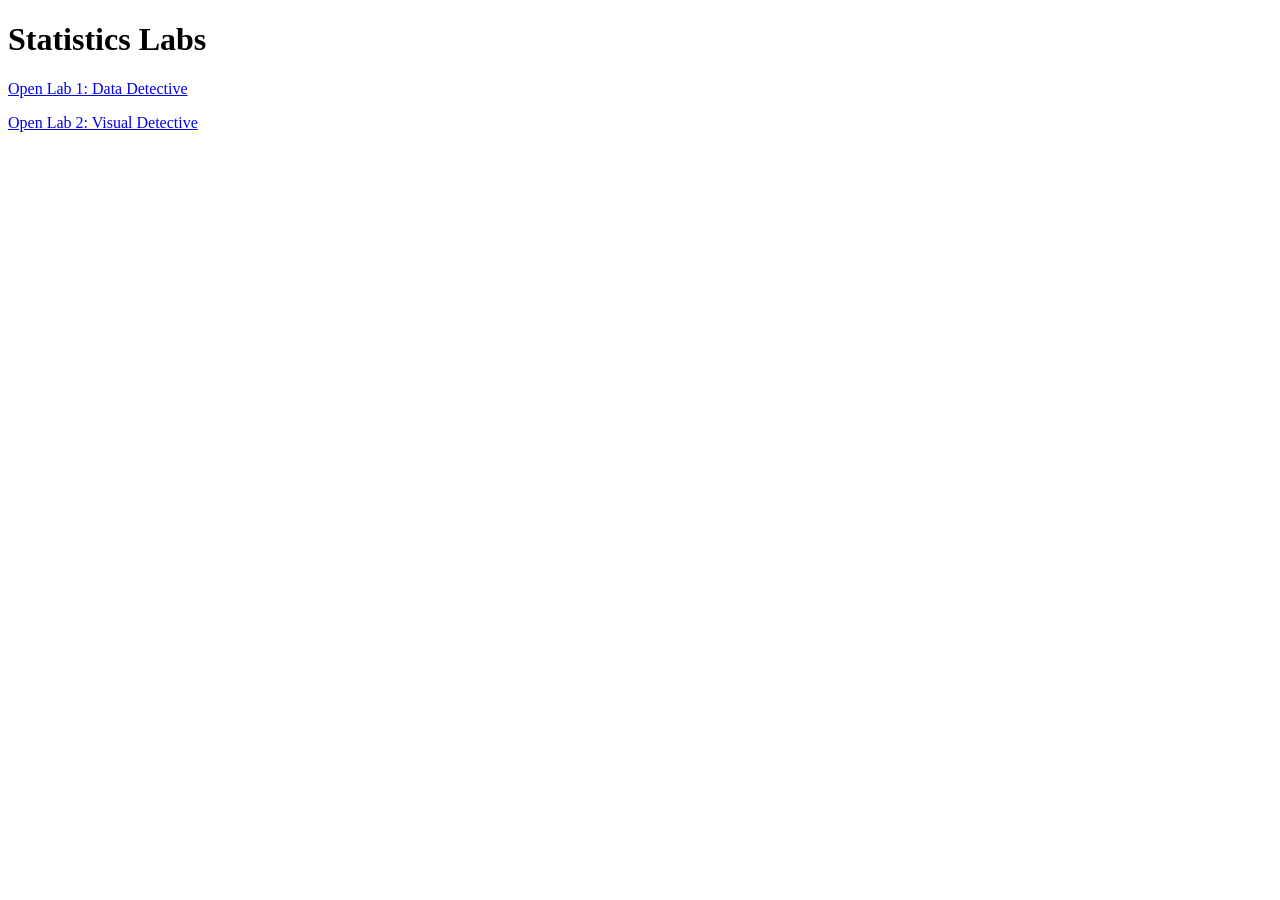
<file: index.html>
<!doctype html>
<html lang="en">
<head>
  <meta charset="utf-8">
  <meta name="viewport" content="width=device-width, initial-scale=1">
  <title>Statistics Labs</title>
</head>
<body>
  <h1>Statistics Labs</h1>
  <p><a href="Lab1/">Open Lab 1: Data Detective</a></p>
  <p><a href="Lab2/">Open Lab 2: Visual Detective</a></p>
</body>
</html>
</file>
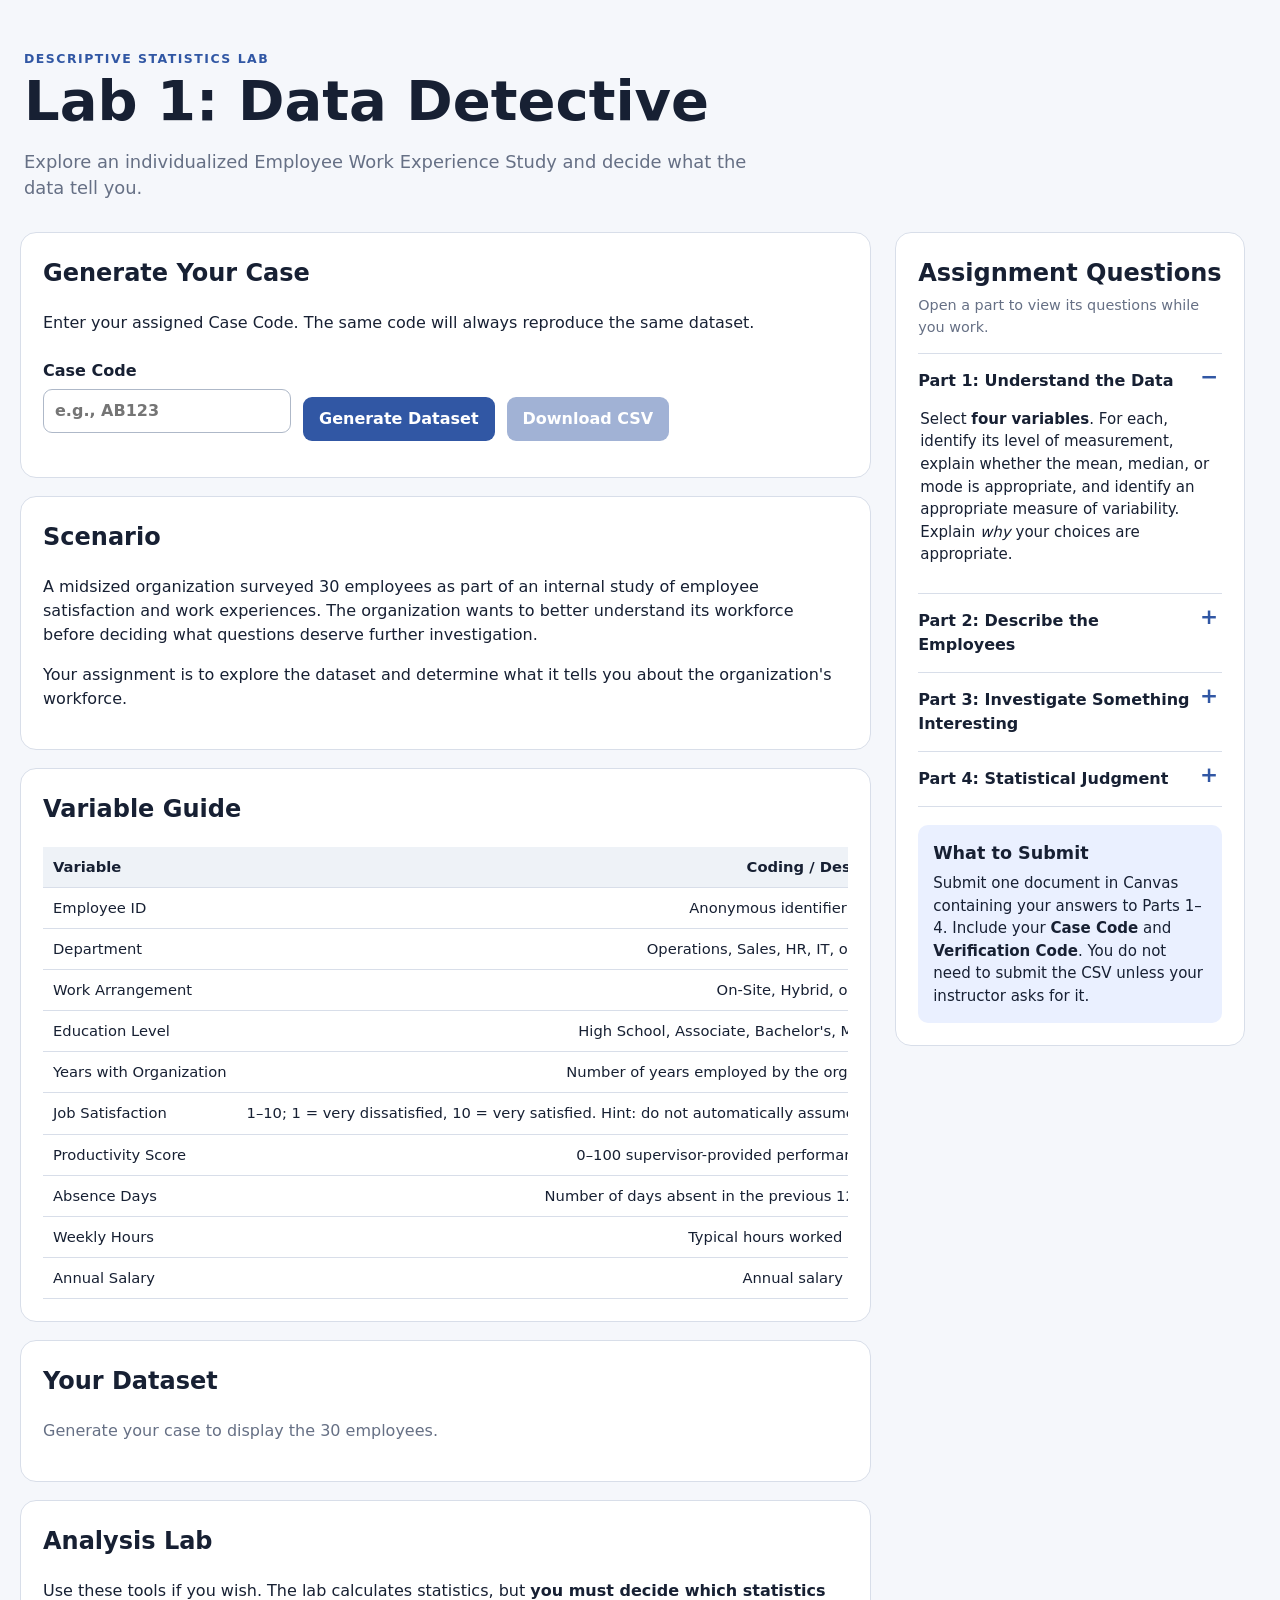
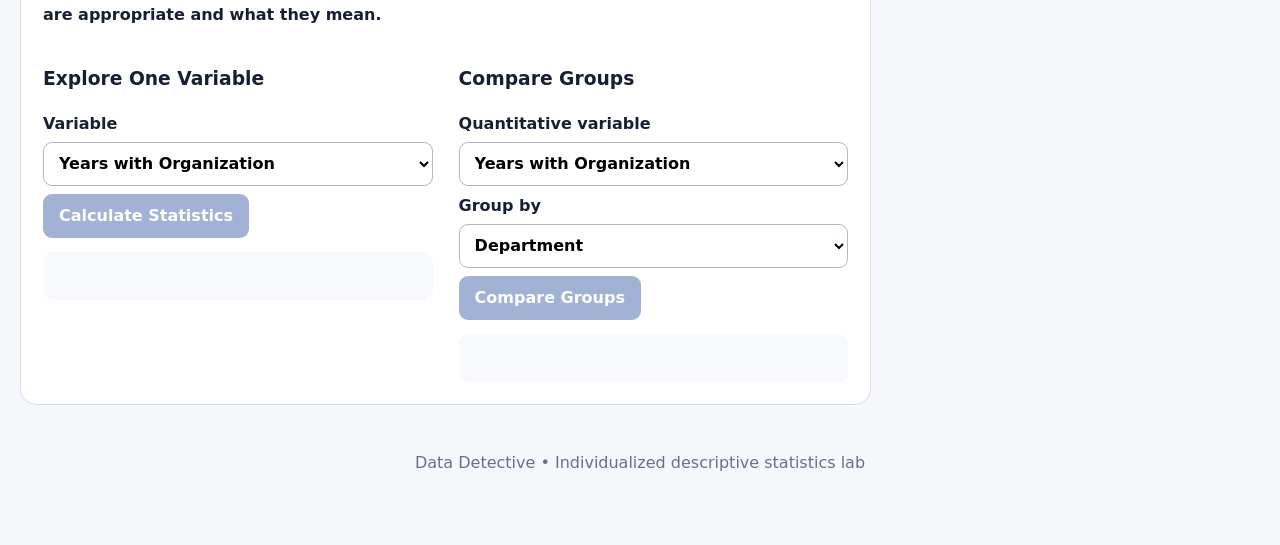
<file: Lab1/index.html>
<!doctype html>
<html lang="en">
<head>
  <meta charset="utf-8">
  <meta name="viewport" content="width=device-width,initial-scale=1">
  <title>Lab 1: Data Detective</title>
  <link rel="stylesheet" href="style.css">
</head>
<body>
<a class="skip-link" href="#workspace">Skip to investigation workspace</a>
<main class="wrap">
  <header>
    <div class="eyebrow">DESCRIPTIVE STATISTICS LAB</div>
    <h1>Lab 1: Data Detective</h1>
    <p class="lead">Explore an individualized Employee Work Experience Study and decide what the data tell you.</p>
  </header>

  <div class="workspace-layout">
    <div id="workspace" class="workspace" tabindex="-1">
      <section class="card">
        <h2>Generate Your Case</h2>
        <p>Enter your assigned Case Code. The same code will always reproduce the same dataset.</p>
        <div class="controls">
          <label>Case Code <input id="caseCode" maxlength="30" placeholder="e.g., AB123"></label>
          <button id="generate">Generate Dataset</button>
          <button id="download" disabled>Download CSV</button>
        </div>
        <div id="caseInfo" class="caseinfo" aria-live="polite"></div>
      </section>

      <section class="card">
        <h2>Scenario</h2>
        <p>A midsized organization surveyed 30 employees as part of an internal study of employee satisfaction and work experiences. The organization wants to better understand its workforce before deciding what questions deserve further investigation.</p>
        <p>Your assignment is to explore the dataset and determine what it tells you about the organization's workforce.</p>
      </section>

      <section class="card">
        <h2>Variable Guide</h2>
        <div class="tablewrap"><table><thead><tr><th>Variable</th><th>Coding / Description</th></tr></thead><tbody>
          <tr><td>Employee ID</td><td>Anonymous identifier E01–E30</td></tr>
          <tr><td>Department</td><td>Operations, Sales, HR, IT, or Finance</td></tr>
          <tr><td>Work Arrangement</td><td>On-Site, Hybrid, or Remote</td></tr>
          <tr><td>Education Level</td><td>High School, Associate, Bachelor's, Master's+</td></tr>
          <tr><td>Years with Organization</td><td>Number of years employed by the organization</td></tr>
          <tr><td>Job Satisfaction</td><td>1–10; 1 = very dissatisfied, 10 = very satisfied. Hint: do not automatically assume ordinal.</td></tr>
          <tr><td>Productivity Score</td><td>0–100 supervisor-provided performance score</td></tr>
          <tr><td>Absence Days</td><td>Number of days absent in the previous 12 months</td></tr>
          <tr><td>Weekly Hours</td><td>Typical hours worked per week</td></tr>
          <tr><td>Annual Salary</td><td>Annual salary in dollars</td></tr>
        </tbody></table></div>
      </section>

      <section class="card">
        <h2>Your Dataset</h2>
        <p class="muted">Generate your case to display the 30 employees.</p>
        <div class="tablewrap"><table id="dataTable"><thead></thead><tbody></tbody></table></div>
      </section>

      <section class="card">
        <h2>Analysis Lab</h2>
        <p>Use these tools if you wish. The lab calculates statistics, but <strong>you must decide which statistics are appropriate and what they mean.</strong></p>
        <div class="grid2">
          <div>
            <h3>Explore One Variable</h3>
            <label>Variable <select id="oneVar"></select></label>
            <button id="analyzeOne" disabled>Calculate Statistics</button>
            <div id="oneResults" class="results"></div>
          </div>
          <div>
            <h3>Compare Groups</h3>
            <label>Quantitative variable <select id="compareVar"></select></label>
            <label>Group by <select id="groupVar"></select></label>
            <button id="compare" disabled>Compare Groups</button>
            <div id="groupResults" class="results"></div>
          </div>
        </div>
      </section>
    </div>

    <aside class="questions-sidebar" aria-label="Assignment questions">
      <details class="assignment-shell" open>
        <summary>View Assignment Questions</summary>
        <div class="assignment-panel">
          <h2>Assignment Questions</h2>
          <p class="sidebar-help">Open a part to view its questions while you work.</p>

          <details class="question-part" open>
            <summary>Part 1: Understand the Data</summary>
            <div class="question-content">
              <p>Select <strong>four variables</strong>. For each, identify its level of measurement, explain whether the mean, median, or mode is appropriate, and identify an appropriate measure of variability. Explain <em>why</em> your choices are appropriate.</p>
            </div>
          </details>

          <details class="question-part">
            <summary>Part 2: Describe the Employees</summary>
            <div class="question-content">
              <p>Select <strong>three quantitative variables</strong>. For each, calculate the mean, median, range, variance, and standard deviation. Then explain which statistic or statistics provide the most useful description of each variable and why.</p>
            </div>
          </details>

          <details class="question-part">
            <summary>Part 3: Investigate Something Interesting</summary>
            <div class="question-content">
              <p>Explore the dataset and identify <strong>one pattern, difference, unusual result, or observation</strong> that deserves further investigation. Provide numerical evidence. You may investigate work arrangement, satisfaction, productivity, salary, absence, hours worked, group differences, or another pattern you discover. You are not expected to establish cause and effect.</p>
            </div>
          </details>

          <details class="question-part">
            <summary>Part 4: Statistical Judgment</summary>
            <div class="question-content">
              <ol>
                <li>Based on your analysis, make one recommendation for something the organization should investigate further. Explain what evidence led to your recommendation.</li>
                <li>Identify one observation that could potentially have a large influence on a statistical conclusion. Explain what makes it unusual, which statistic or conclusion it could affect, and why its influence should be considered. Do not automatically remove an observation simply because it is unusual.</li>
              </ol>
            </div>
          </details>

          <section class="submit-note" aria-labelledby="submit-heading">
            <h3 id="submit-heading">What to Submit</h3>
            <p>Submit one document in Canvas containing your answers to Parts 1–4. Include your <strong>Case Code</strong> and <strong>Verification Code</strong>. You do not need to submit the CSV unless your instructor asks for it.</p>
          </section>
        </div>
      </details>
    </aside>
  </div>

  <footer>Data Detective • Individualized descriptive statistics lab</footer>
</main>
<script src="app.js"></script>
</body>
</html>
</file>
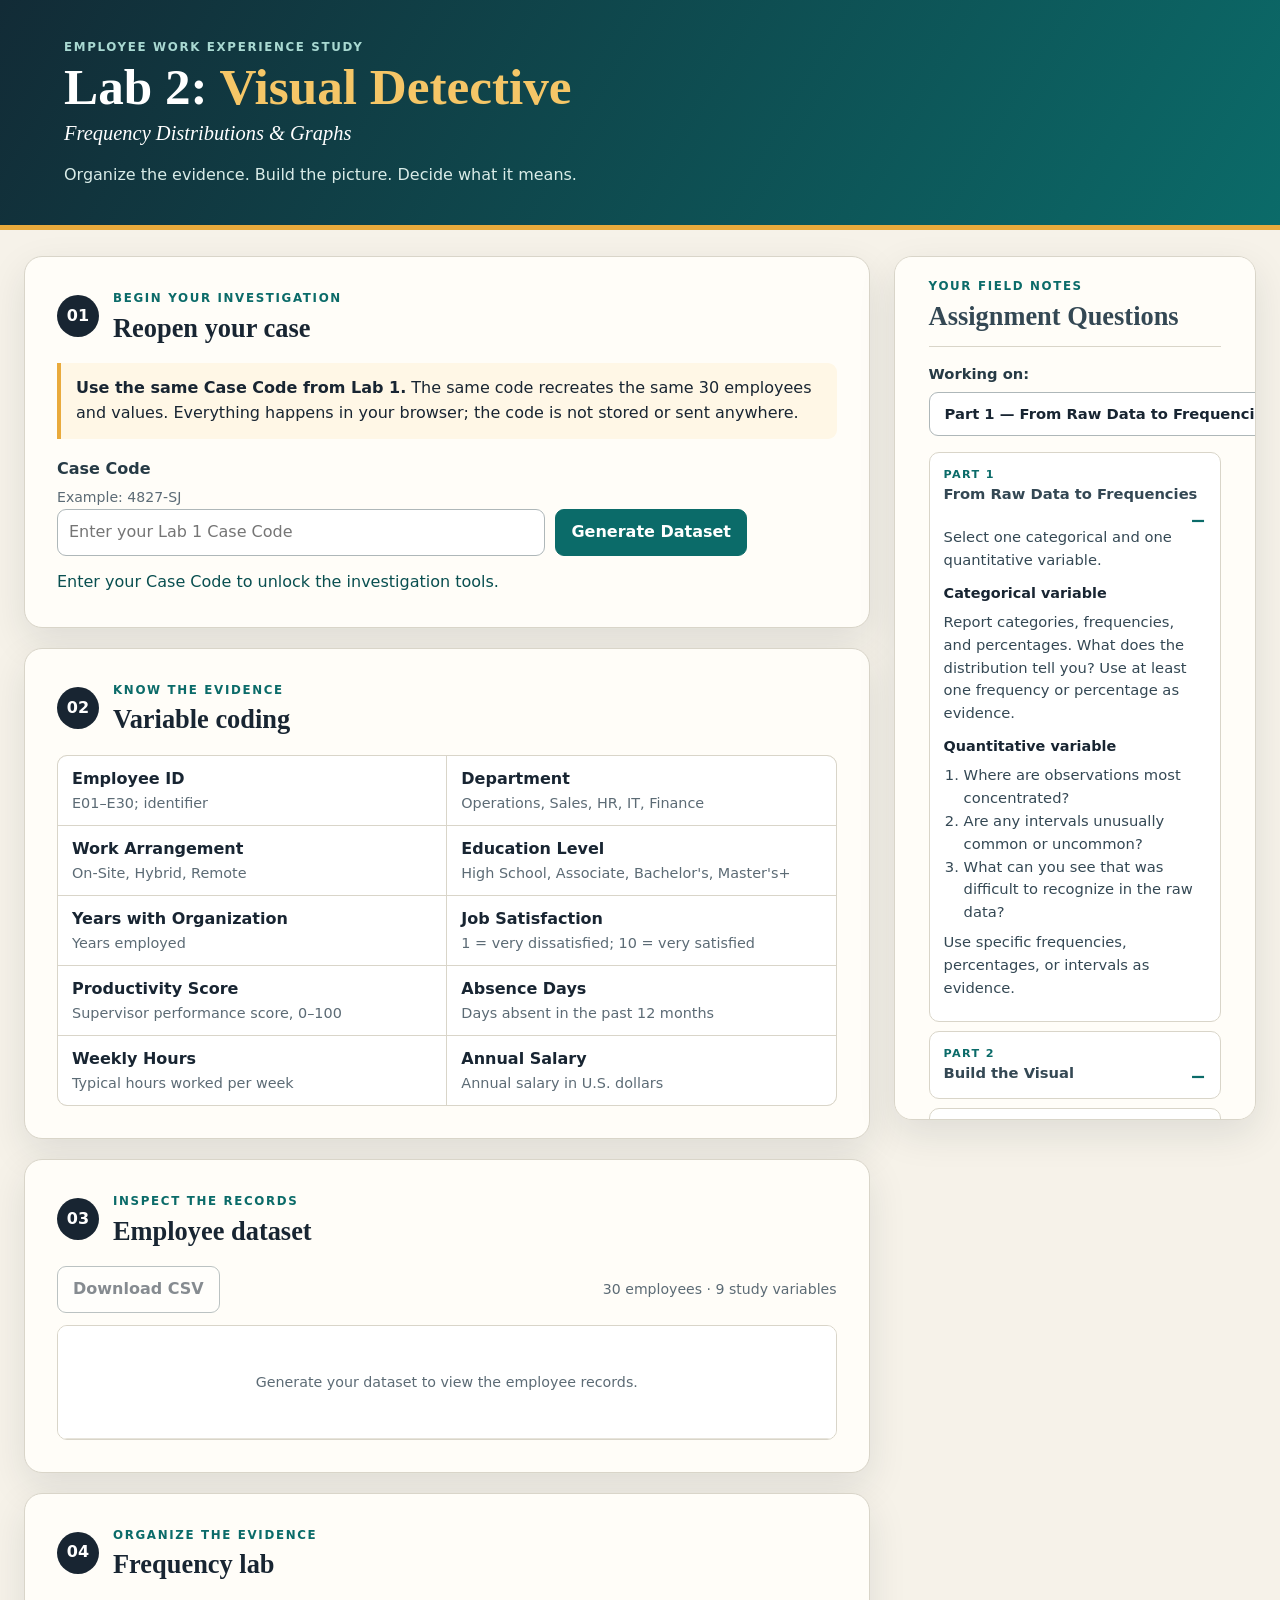
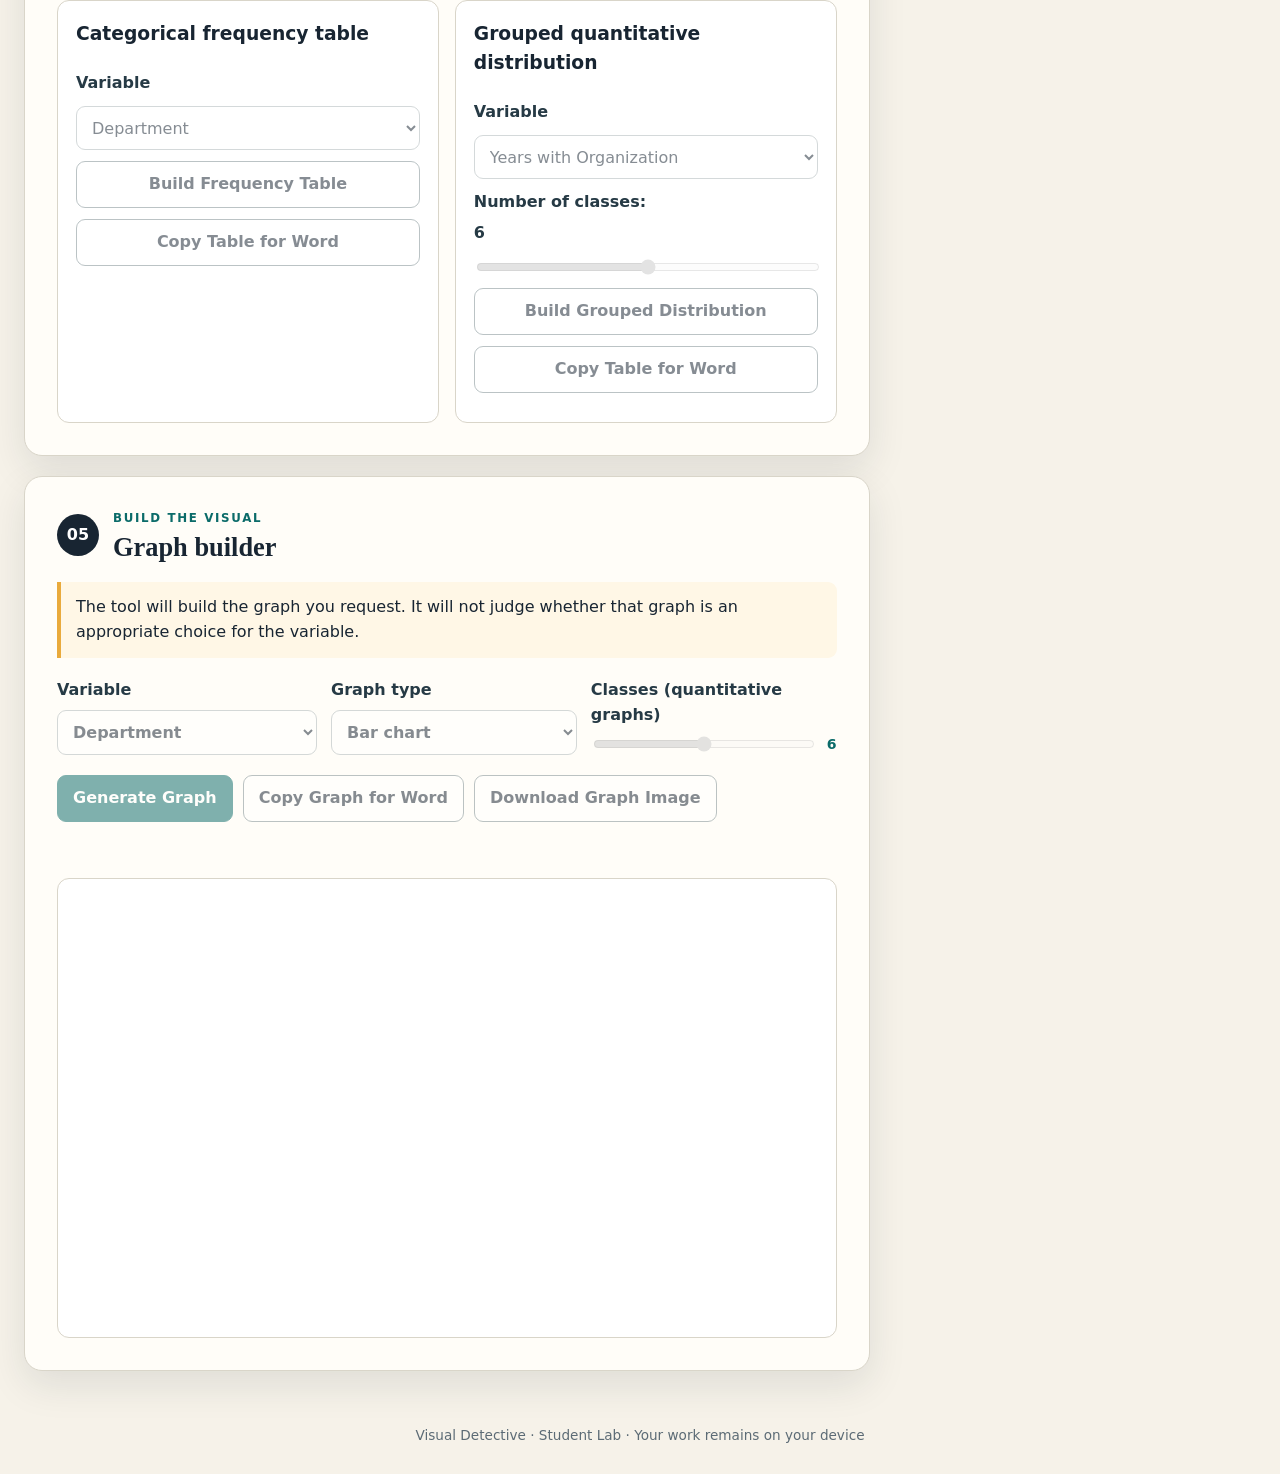
<file: Lab2/index.html>
<!doctype html>
<html lang="en">
<head>
  <meta charset="utf-8">
  <meta name="viewport" content="width=device-width,initial-scale=1">
  <meta name="description" content="An interactive student lab for exploring frequency distributions and graphs.">
  <title>Lab 2: Visual Detective — Frequency Distributions &amp; Graphs</title>
  <link rel="stylesheet" href="style.css">
  <style>
    /* Match Lab 1 while containing wide tables inside the left workspace. */
    .layout > main, .card, .tool-panel, .table-wrap, .results { min-width: 0; max-width: 100%; }
    .questions { position: sticky !important; top: 18px !important; align-self: start !important; height: fit-content; inset: auto !important; transform: none !important; max-height: calc(100vh - 36px) !important; overflow-y: auto !important; overflow-x: hidden !important; z-index: 3; background: var(--card); }
    .questions-toggle, #questionsClose, .scrim { display: none !important; }
    .assignment-shell > summary { display: none; }
    .assignment-shell { border: 0; background: transparent; }
    @media (max-width: 900px) {
      .layout { grid-template-columns: 1fr; gap: 0; }
      .questions { position: static !important; inset: auto !important; width: auto; max-height: none !important; overflow: visible !important; transform: none !important; grid-row: 1; margin-bottom: 18px; padding: 0; }
      .assignment-shell { background: var(--card); border: 1px solid var(--line); border-radius: 16px; }
      .assignment-shell > summary { display: block; cursor: pointer; padding: 16px 48px 16px 18px; font-weight: 800; color: var(--teal); position: relative; list-style: none; }
      .assignment-shell > summary::-webkit-details-marker { display: none; }
      .assignment-shell > summary::after { content: '+'; position: absolute; right: 18px; top: 11px; font-size: 1.55rem; }
      .assignment-shell[open] > summary::after { content: '−'; }
      .assignment-panel { padding: 20px; border-top: 1px solid var(--line); }
    }
  </style>
</head>
<body>
  <header class="hero">
    <div class="hero-inner">
      <p class="eyebrow">Employee Work Experience Study</p>
      <h1>Lab 2: <span>Visual Detective</span></h1>
      <p class="subtitle">Frequency Distributions &amp; Graphs</p>
      <p class="mission">Organize the evidence. Build the picture. Decide what it means.</p>
    </div>
  </header>

  <button id="questionsToggle" class="questions-toggle" aria-controls="questions" aria-expanded="false">View Assignment Questions</button>
  <div class="layout">
    <main id="workspace">
      <section class="card case-card" aria-labelledby="case-title">
        <div class="section-heading"><span class="step">01</span><div><p class="kicker">Begin your investigation</p><h2 id="case-title">Reopen your case</h2></div></div>
        <div class="notice"><strong>Use the same Case Code from Lab 1.</strong> The same code recreates the same 30 employees and values. Everything happens in your browser; the code is not stored or sent anywhere.</div>
        <div class="case-controls">
          <label for="caseCode">Case Code <span>Example: 4827-SJ</span></label>
          <div class="button-row"><input id="caseCode" autocomplete="off" maxlength="30" placeholder="Enter your Lab 1 Case Code"><button id="generate" class="primary">Generate Dataset</button></div>
        </div>
        <p id="caseInfo" class="case-info" aria-live="polite">Enter your Case Code to unlock the investigation tools.</p>
        <div id="verificationPanel" class="notice" hidden>
          <strong>Dataset verification</strong>
          <p>Case Code: <strong id="displayCaseCode"></strong><br>Verification Code: <strong id="displayVerificationCode"></strong></p>
          <button id="copyCodes" type="button">Copy Codes for Submission</button>
          <p><small>This Verification Code should exactly match Lab 1 when the same Case Code is used.</small></p>
        </div>
      </section>

      <section class="card" aria-labelledby="coding-title">
        <div class="section-heading"><span class="step">02</span><div><p class="kicker">Know the evidence</p><h2 id="coding-title">Variable coding</h2></div></div>
        <div class="coding-grid">
          <div><strong>Employee ID</strong><span>E01–E30; identifier</span></div><div><strong>Department</strong><span>Operations, Sales, HR, IT, Finance</span></div>
          <div><strong>Work Arrangement</strong><span>On-Site, Hybrid, Remote</span></div><div><strong>Education Level</strong><span>High School, Associate, Bachelor's, Master's+</span></div>
          <div><strong>Years with Organization</strong><span>Years employed</span></div><div><strong>Job Satisfaction</strong><span>1 = very dissatisfied; 10 = very satisfied</span></div>
          <div><strong>Productivity Score</strong><span>Supervisor performance score, 0–100</span></div><div><strong>Absence Days</strong><span>Days absent in the past 12 months</span></div>
          <div><strong>Weekly Hours</strong><span>Typical hours worked per week</span></div><div><strong>Annual Salary</strong><span>Annual salary in U.S. dollars</span></div>
        </div>
      </section>

      <section class="card locked" id="dataSection" aria-labelledby="data-title">
        <div class="section-heading"><span class="step">03</span><div><p class="kicker">Inspect the records</p><h2 id="data-title">Employee dataset</h2></div></div>
        <div class="toolbar"><button id="downloadCsv" disabled>Download CSV</button><span>30 employees · 9 study variables</span></div>
        <div class="table-wrap"><table id="dataTable"><thead></thead><tbody><tr><td class="empty">Generate your dataset to view the employee records.</td></tr></tbody></table></div>
      </section>

      <section class="card locked" id="frequencySection" aria-labelledby="freq-title">
        <div class="section-heading"><span class="step">04</span><div><p class="kicker">Organize the evidence</p><h2 id="freq-title">Frequency lab</h2></div></div>
        <div class="tool-grid">
          <div class="tool-panel"><h3>Categorical frequency table</h3><label for="categoricalVar">Variable</label><select id="categoricalVar" disabled></select><button id="makeCategorical" disabled>Build Frequency Table</button><button id="copyCategorical" disabled>Copy Table for Word</button><div id="categoricalResults" class="results" aria-live="polite"></div></div>
          <div class="tool-panel"><h3>Grouped quantitative distribution</h3><label for="quantitativeVar">Variable</label><select id="quantitativeVar" disabled></select><label for="frequencyClasses">Number of classes: <output id="frequencyClassValue">6</output></label><input id="frequencyClasses" type="range" min="4" max="8" value="6" disabled><button id="makeGrouped" disabled>Build Grouped Distribution</button><button id="copyGrouped" disabled>Copy Table for Word</button><div id="groupedResults" class="results" aria-live="polite"></div></div>
        </div>
      </section>

      <section class="card locked" id="graphSection" aria-labelledby="graph-title">
        <div class="section-heading"><span class="step">05</span><div><p class="kicker">Build the visual</p><h2 id="graph-title">Graph builder</h2></div></div>
        <p class="neutral-note">The tool will build the graph you request. It will not judge whether that graph is an appropriate choice for the variable.</p>
        <div class="graph-controls">
          <label for="graphVar">Variable<select id="graphVar" disabled></select></label>
          <label for="graphType">Graph type<select id="graphType" disabled><option value="bar">Bar chart</option><option value="pie">Pie chart</option><option value="histogram">Histogram</option><option value="polygon">Frequency polygon</option></select></label>
          <label for="graphClasses">Classes (quantitative graphs)<span class="range-line"><input id="graphClasses" type="range" min="4" max="8" value="6" disabled><output id="graphClassValue">6</output></span></label>
        </div>
        <div class="button-row"><button id="buildGraph" class="primary" disabled>Generate Graph</button><button id="copyGraph" disabled>Copy Graph for Word</button><button id="downloadGraph" disabled>Download Graph Image</button></div>
        <p id="graphMessage" class="graph-message" aria-live="polite"></p>
        <div class="canvas-wrap"><canvas id="chart" width="900" height="520" role="img" aria-label="Generated graph"></canvas></div>
        <div id="histogramTable" class="results"></div>
      </section>
    </main>

    <aside id="questions" class="questions" aria-label="Assignment Questions">
      <details class="assignment-shell" open>
      <summary>View Assignment Questions</summary>
      <div class="assignment-panel">
      <div class="questions-head"><div><p class="eyebrow">Your field notes</p><h2>Assignment Questions</h2></div><button id="questionsClose" aria-label="Close assignment questions">×</button></div>
      <label class="working-label" for="workingPart">Working on:<select id="workingPart"><option value="part1">Part 1 — From Raw Data to Frequencies</option><option value="part2">Part 2 — Build the Visual</option><option value="part3">Part 3 — Read the Distribution</option><option value="part4">Part 4 — Change the Picture</option><option value="part5">Part 5 — Visual Judgment</option></select></label>
      <div class="accordion">
        <details id="part1" open><summary><span>Part 1</span>From Raw Data to Frequencies</summary><div><p>Select one categorical and one quantitative variable.</p><h3>Categorical variable</h3><p>Report categories, frequencies, and percentages. What does the distribution tell you? Use at least one frequency or percentage as evidence.</p><h3>Quantitative variable</h3><ol><li>Where are observations most concentrated?</li><li>Are any intervals unusually common or uncommon?</li><li>What can you see that was difficult to recognize in the raw data?</li></ol><p>Use specific frequencies, percentages, or intervals as evidence.</p></div></details>
        <details id="part2"><summary><span>Part 2</span>Build the Visual</summary><div><p>Select three variables representing different types of data. For each:</p><ol><li>Choose and generate a graph.</li><li>Identify the variable and graph.</li><li>Explain why the graph is appropriate.</li><li>Describe the most important information it communicates.</li></ol></div></details>
        <details id="part3"><summary><span>Part 3</span>Read the Distribution</summary><div><p>Select one quantitative variable and examine its distribution. Consider concentration, symmetry or skew, gaps, clusters, unusually high or low observations, and surprises.</p><p>Support your interpretation with specific evidence. What can the shape reveal that a single descriptive statistic might miss?</p></div></details>
        <details id="part4"><summary><span>Part 4</span>Change the Picture</summary><div><p>For the same quantitative variable, create two histograms using different numbers of classes.</p><ol><li>What changed in the appearance?</li><li>What became easier or harder to see?</li><li>Did the underlying data change?</li><li>Which version is more useful, and why?</li><li>How can display decisions influence interpretation?</li></ol></div></details>
        <details id="part5"><summary><span>Part 5</span>Visual Judgment</summary><div><p>Select one graph to present to organizational leadership.</p><ol><li>What important finding does it show? Use specific evidence.</li><li>Why does this graph communicate effectively?</li><li>What might someone incorrectly conclude, and why is the graph insufficient for that conclusion?</li><li>What additional information or analysis would help?</li></ol></div></details>
      </div>
      <div class="submit-note"><strong>What to submit</strong><p>Submit one document in Canvas with Parts 1–5. Include your Case Code and Verification Code and the requested frequency information and graphs.</p></div>
      </div>
      </details>
    </aside>
  </div>
  <div id="scrim" class="scrim"></div>
  <footer>Visual Detective · Student Lab · Your work remains on your device</footer>
  <script src="app.js"></script>
</body>
</html>
</file>
<file: Lab1/style.css>
:root{--ink:#172033;--muted:#667085;--line:#d8dee9;--panel:#fff;--bg:#f5f7fb;--accent:#3157a4;--accent-dark:#244482;--soft:#eaf0ff;--warn:#fff4d8}
*{box-sizing:border-box}
html{scroll-behavior:smooth}
body{margin:0;font-family:system-ui,-apple-system,Segoe UI,Roboto,Arial,sans-serif;color:var(--ink);background:var(--bg);line-height:1.5}
.skip-link{position:fixed;left:12px;top:12px;z-index:1000;transform:translateY(-150%);background:var(--ink);color:#fff;padding:10px 14px;border-radius:8px}
.skip-link:focus{transform:translateY(0)}
.wrap{max-width:1440px;margin:auto;padding:32px 20px 60px}
header{padding:18px 4px 12px}
.eyebrow{font-size:.78rem;font-weight:800;letter-spacing:.12em;color:var(--accent)}
h1{font-size:clamp(2rem,5vw,3.5rem);line-height:1.05;margin:.2rem 0}
.lead{font-size:1.12rem;color:var(--muted);max-width:760px}
.workspace-layout{display:grid;grid-template-columns:minmax(0,7fr) minmax(285px,3fr);gap:24px;align-items:start}
.workspace{min-width:0}
.workspace:focus{outline:none}
.card,.warning,.assignment-panel{background:var(--panel);border:1px solid var(--line);border-radius:16px;padding:22px}
.card,.warning{margin:18px 0}
.workspace>.card:first-child{margin-top:0}
.warning{background:var(--warn)}
h2{margin-top:0}
h3{margin-top:1.4rem}
.controls{display:flex;gap:12px;align-items:end;flex-wrap:wrap}
label{display:flex;flex-direction:column;gap:6px;font-weight:650;margin:8px 0}
input,select,button{font:inherit;min-height:44px;border-radius:9px}
input,select{border:1px solid #aeb8c8;padding:9px 11px;background:#fff}
button{border:0;padding:10px 16px;background:var(--accent);color:#fff;font-weight:750;cursor:pointer}
button:hover:not(:disabled){background:var(--accent-dark)}
button:disabled{opacity:.45;cursor:not-allowed}
button:focus-visible,input:focus-visible,select:focus-visible,summary:focus-visible{outline:3px solid #86a7ec;outline-offset:3px}
.caseinfo{margin-top:14px;font-weight:700}
.muted,.sidebar-help{color:var(--muted)}
.tablewrap{overflow-x:auto}
table{border-collapse:collapse;width:100%;font-size:.92rem}
th,td{border-bottom:1px solid var(--line);padding:9px 10px;text-align:right;white-space:nowrap}
th{background:#eef2f7;position:sticky;top:0}
th:first-child,td:first-child{text-align:left}
#dataTable th:nth-child(2),#dataTable td:nth-child(2),#dataTable th:nth-child(3),#dataTable td:nth-child(3),#dataTable th:nth-child(4),#dataTable td:nth-child(4){text-align:left}
.grid2{display:grid;grid-template-columns:1fr 1fr;gap:26px}
.results{margin-top:14px;padding:12px;background:#f7f9fc;border-radius:10px;min-height:48px;overflow-x:auto}
.results table th{position:static}
.questions-sidebar{position:sticky;top:18px;max-height:calc(100vh - 36px);overflow-y:auto;scrollbar-gutter:stable}
.assignment-shell>summary{display:none}
.assignment-panel h2{margin-bottom:.25rem}
.sidebar-help{font-size:.9rem;margin-top:0}
.question-part{border-top:1px solid var(--line)}
.question-part:last-of-type{border-bottom:1px solid var(--line)}
.question-part>summary{cursor:pointer;font-weight:750;padding:15px 30px 15px 0;position:relative;list-style:none}
.question-part>summary::-webkit-details-marker{display:none}
.question-part>summary::after{content:'+';position:absolute;right:4px;top:12px;color:var(--accent);font-size:1.35rem;line-height:1}
.question-part[open]>summary::after{content:'−'}
.question-content{padding:0 2px 12px;font-size:.94rem}
.question-content p{margin-top:0}
.question-content ol{padding-left:1.3rem}
.question-content li+li{margin-top:.75rem}
.submit-note{margin-top:18px;padding:15px;background:var(--soft);border-radius:10px;font-size:.94rem}
.submit-note h3{margin:0 0 6px}
.submit-note p{margin:0}
footer{text-align:center;color:var(--muted);padding:28px 20px 10px}
@media(max-width:900px){
  .workspace-layout{grid-template-columns:1fr;gap:0}
  .questions-sidebar{position:static;max-height:none;overflow:visible;grid-row:1;margin-bottom:18px}
  .assignment-shell{background:var(--panel);border:1px solid var(--line);border-radius:16px}
  .assignment-shell>summary{display:block;cursor:pointer;padding:16px 48px 16px 18px;font-weight:800;color:var(--accent);position:relative;list-style:none}
  .assignment-shell>summary::-webkit-details-marker{display:none}
  .assignment-shell>summary::after{content:'+';position:absolute;right:18px;top:11px;font-size:1.55rem}
  .assignment-shell[open]>summary::after{content:'−'}
  .assignment-panel{border:0;border-top:1px solid var(--line);border-radius:0 0 16px 16px}
}
@media(max-width:760px){
  .grid2{grid-template-columns:1fr}
  .wrap{padding:18px 12px}
  .card,.assignment-panel{padding:16px}
  .controls button{width:100%}
}
@media(prefers-reduced-motion:reduce){html{scroll-behavior:auto}}
</file>
<file: Lab2/style.css>
:root{--ink:#182532;--muted:#5c6b75;--paper:#f6f2e9;--card:#fffdf8;--teal:#0b6b69;--teal2:#094f50;--gold:#e9aa3c;--line:#d9d5c9;--shadow:0 14px 38px rgba(24,37,50,.1)}*{box-sizing:border-box}html{scroll-behavior:smooth}body{margin:0;background:var(--paper);color:var(--ink);font:16px/1.55 system-ui,-apple-system,"Segoe UI",sans-serif}.hero{background:linear-gradient(120deg,#122b36,#0b6b69);color:white;border-bottom:5px solid var(--gold)}.hero-inner{max-width:1500px;margin:auto;padding:38px clamp(20px,5vw,72px)}.eyebrow,.kicker{text-transform:uppercase;letter-spacing:.14em;font-size:.74rem;font-weight:800;margin:0 0 5px}.hero .eyebrow{color:#a9d9d2}.hero h1{font:700 clamp(2.15rem,4vw,4.3rem)/1.02 Georgia,serif;margin:0}.hero h1 span{color:#f5c667}.subtitle{font:italic 1.28rem Georgia,serif;margin:8px 0}.mission{max-width:630px;color:#d9ece8;margin:18px 0 0}.layout{display:grid;grid-template-columns:minmax(0,7fr) minmax(310px,3fr);gap:24px;max-width:1500px;margin:26px auto;padding:0 24px;align-items:start}main{display:grid;gap:20px}.card,.questions{background:var(--card);border:1px solid var(--line);border-radius:18px;box-shadow:var(--shadow)}.card{padding:clamp(20px,3vw,32px)}.section-heading{display:flex;gap:14px;align-items:center;margin-bottom:20px}.step{display:grid;place-items:center;width:42px;height:42px;border-radius:50%;background:var(--ink);color:#fff;font-weight:800}.kicker{color:var(--teal)}h2{font:700 1.65rem/1.15 Georgia,serif;margin:0}h3{margin:0 0 12px}.notice,.neutral-note{border-left:4px solid var(--gold);background:#fff7e6;padding:13px 15px;border-radius:0 9px 9px 0}.case-controls{margin-top:18px;max-width:690px}label{display:grid;gap:6px;font-weight:750;color:#263a45}label span,.toolbar span{font-weight:400;color:var(--muted);font-size:.88rem}.button-row,.toolbar{display:flex;gap:10px;align-items:center;flex-wrap:wrap}.case-controls .button-row{align-items:stretch}input,select,button{font:inherit}input[type=text],input:not([type]),select,#caseCode{min-height:44px;border:1px solid #aeb7b9;border-radius:9px;background:white;padding:9px 11px;color:var(--ink)}#caseCode{flex:1;min-width:220px}button{border:1px solid #7e8e92;border-radius:9px;background:#fff;padding:10px 15px;font-weight:800;color:var(--ink);cursor:pointer}button:hover:not(:disabled){border-color:var(--teal);color:var(--teal)}button.primary{background:var(--teal);border-color:var(--teal);color:#fff}button.primary:hover:not(:disabled){background:var(--teal2);color:#fff}button:disabled,select:disabled,input:disabled{opacity:.52;cursor:not-allowed}.case-info{min-height:25px;margin:14px 0 0;color:var(--teal2)}.coding-grid{display:grid;grid-template-columns:repeat(2,1fr);gap:1px;background:var(--line);border:1px solid var(--line);border-radius:10px;overflow:hidden}.coding-grid div{background:white;padding:11px 14px;display:grid}.coding-grid span{color:var(--muted);font-size:.9rem}.locked{position:relative}.toolbar{justify-content:space-between;margin-bottom:12px}.table-wrap,.results{overflow:auto}.table-wrap{max-height:510px;border:1px solid var(--line);border-radius:10px}table{width:100%;border-collapse:collapse;font-size:.89rem;background:white}th,td{padding:9px 10px;border-bottom:1px solid #e7e4db;text-align:left;white-space:nowrap}th{background:#e8f1ef;color:#204245;position:sticky;top:0;z-index:1}tbody tr:nth-child(even){background:#fbfaf6}.empty{text-align:center;padding:45px!important;color:var(--muted)}.tool-grid{display:grid;grid-template-columns:1fr 1fr;gap:16px}.tool-panel{border:1px solid var(--line);border-radius:12px;padding:18px;display:grid;gap:11px;align-content:start;background:#fff}.results table{margin-top:8px;border:1px solid var(--line)}input[type=range]{width:100%;accent-color:var(--teal)}.graph-controls{display:grid;grid-template-columns:repeat(3,1fr);gap:14px;margin:20px 0}.range-line{display:flex;gap:10px;align-items:center}.range-line input{flex:1}.range-line output{font-weight:800;color:var(--teal)}.canvas-wrap{margin-top:16px;background:#fff;border:1px solid var(--line);border-radius:12px;padding:10px;overflow:auto}canvas{display:block;width:100%;height:auto;min-width:600px}.graph-message{color:#a03c2c;font-weight:700;min-height:24px}.questions{position:sticky;top:18px;max-height:calc(100vh - 36px);overflow:auto;padding:20px}.questions-head{display:flex;justify-content:space-between;gap:10px;border-bottom:1px solid var(--line);padding-bottom:15px}.questions .eyebrow{color:var(--teal)}#questionsClose{display:none;border:0;font-size:1.8rem;padding:0 8px}.working-label{margin:16px 0}.accordion{display:grid;gap:9px}details{border:1px solid var(--line);border-radius:10px;background:white}summary{cursor:pointer;padding:13px 14px;font-weight:800;list-style:none}summary::-webkit-details-marker{display:none}summary::after{content:"+";float:right;color:var(--teal);font-size:1.2rem}details[open] summary::after{content:"−"}summary span{display:block;color:var(--teal);text-transform:uppercase;font-size:.7rem;letter-spacing:.12em}details>div{padding:0 14px 14px;color:#344854;font-size:.92rem}details h3{font-size:.9rem;color:var(--ink);margin:10px 0 4px}details p{margin:7px 0}details ol{padding-left:20px;margin:7px 0}.submit-note{background:#e8f1ef;padding:13px;border-radius:10px;margin-top:14px}.submit-note p{margin:4px 0 0;font-size:.9rem}.questions-toggle{display:none;position:sticky;top:8px;z-index:10;margin:10px auto;background:var(--ink);color:white}.scrim{display:none}footer{text-align:center;padding:28px;color:var(--muted);font-size:.85rem}@media(max-width:900px){.layout{grid-template-columns:1fr;padding:0 14px}.questions-toggle{display:block}.questions{position:fixed;z-index:30;inset:0 0 0 auto;width:min(92vw,420px);max-height:none;border-radius:0;transform:translateX(105%);transition:transform .2s ease}.questions.open{transform:translateX(0)}#questionsClose{display:block}.scrim{position:fixed;z-index:20;inset:0;background:rgba(9,25,31,.55)}.scrim.open{display:block}.tool-grid,.graph-controls{grid-template-columns:1fr}.coding-grid{grid-template-columns:1fr}.hero-inner{padding:30px 20px}body.questions-open{overflow:hidden}}@media(max-width:520px){.card{padding:18px}.button-row>*{width:100%}.section-heading{align-items:flex-start}.step{flex:0 0 38px;width:38px;height:38px}.toolbar{align-items:flex-start}}
</file>
